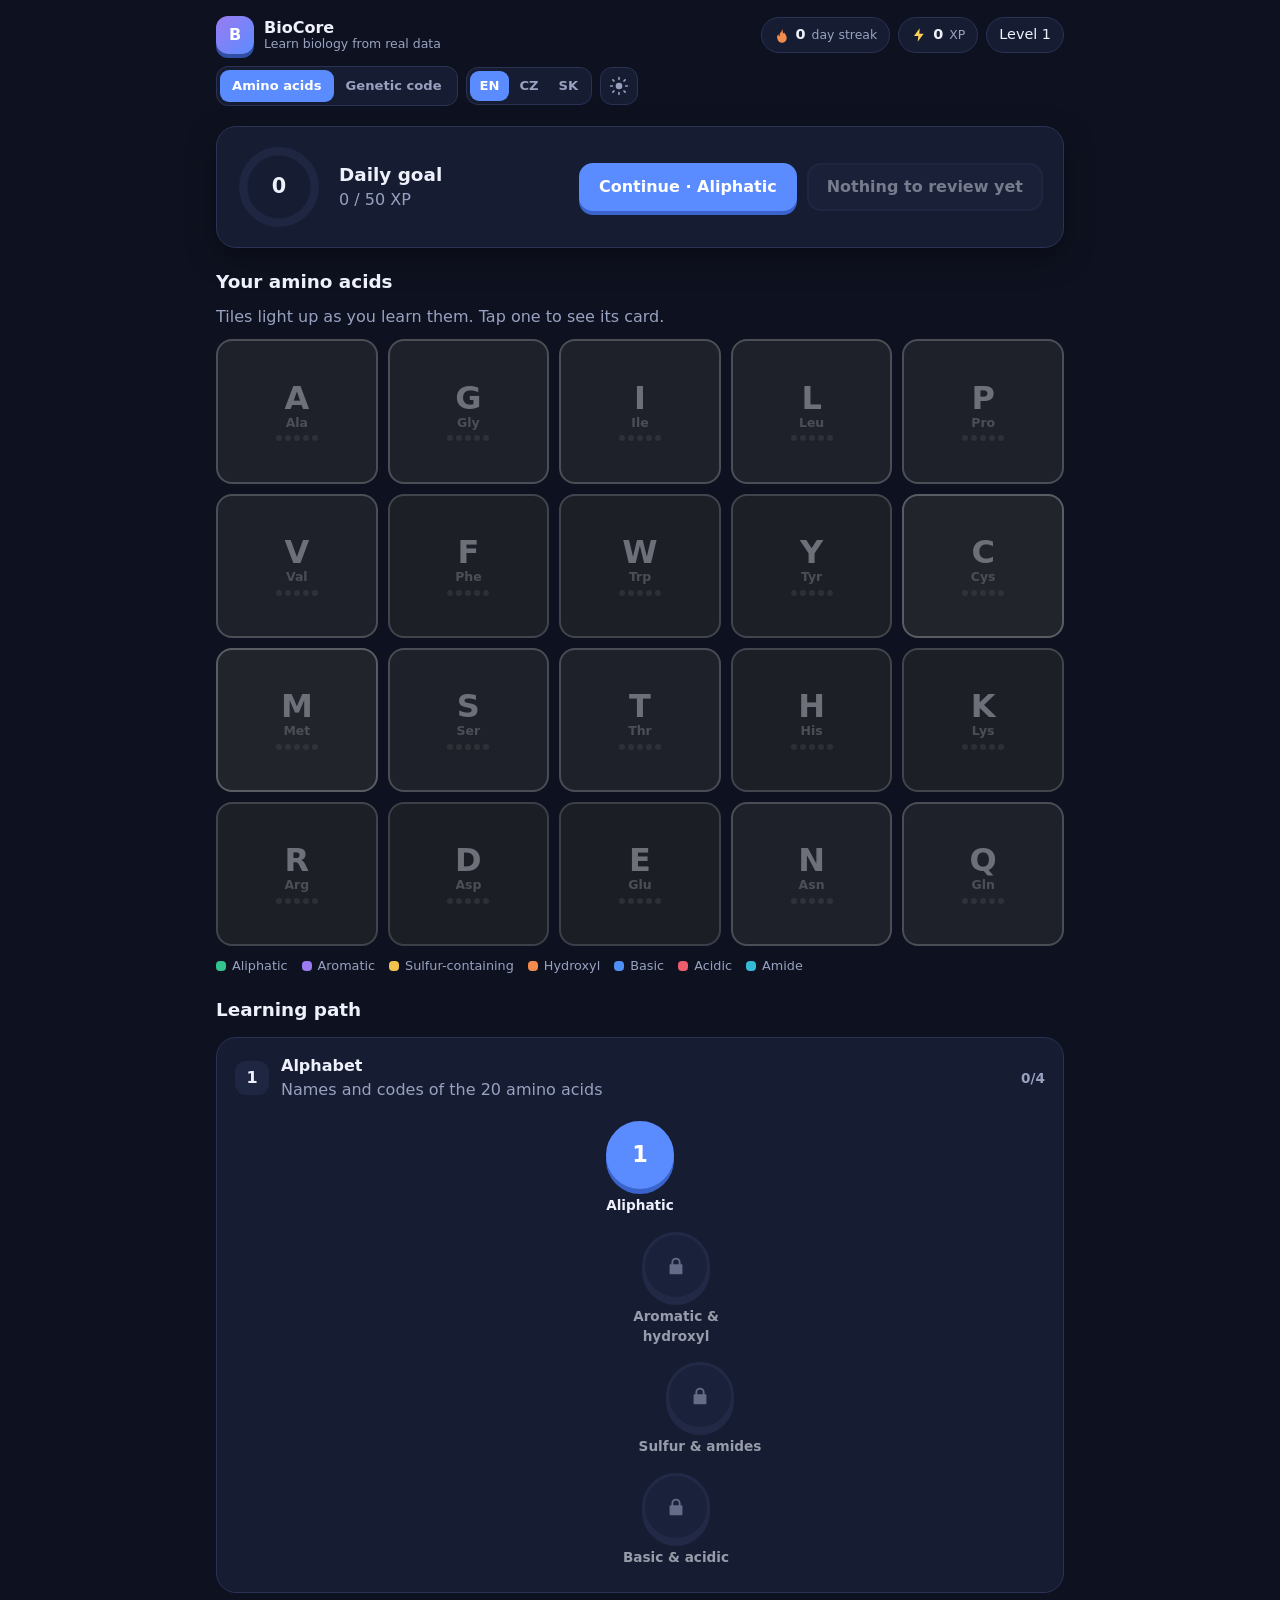
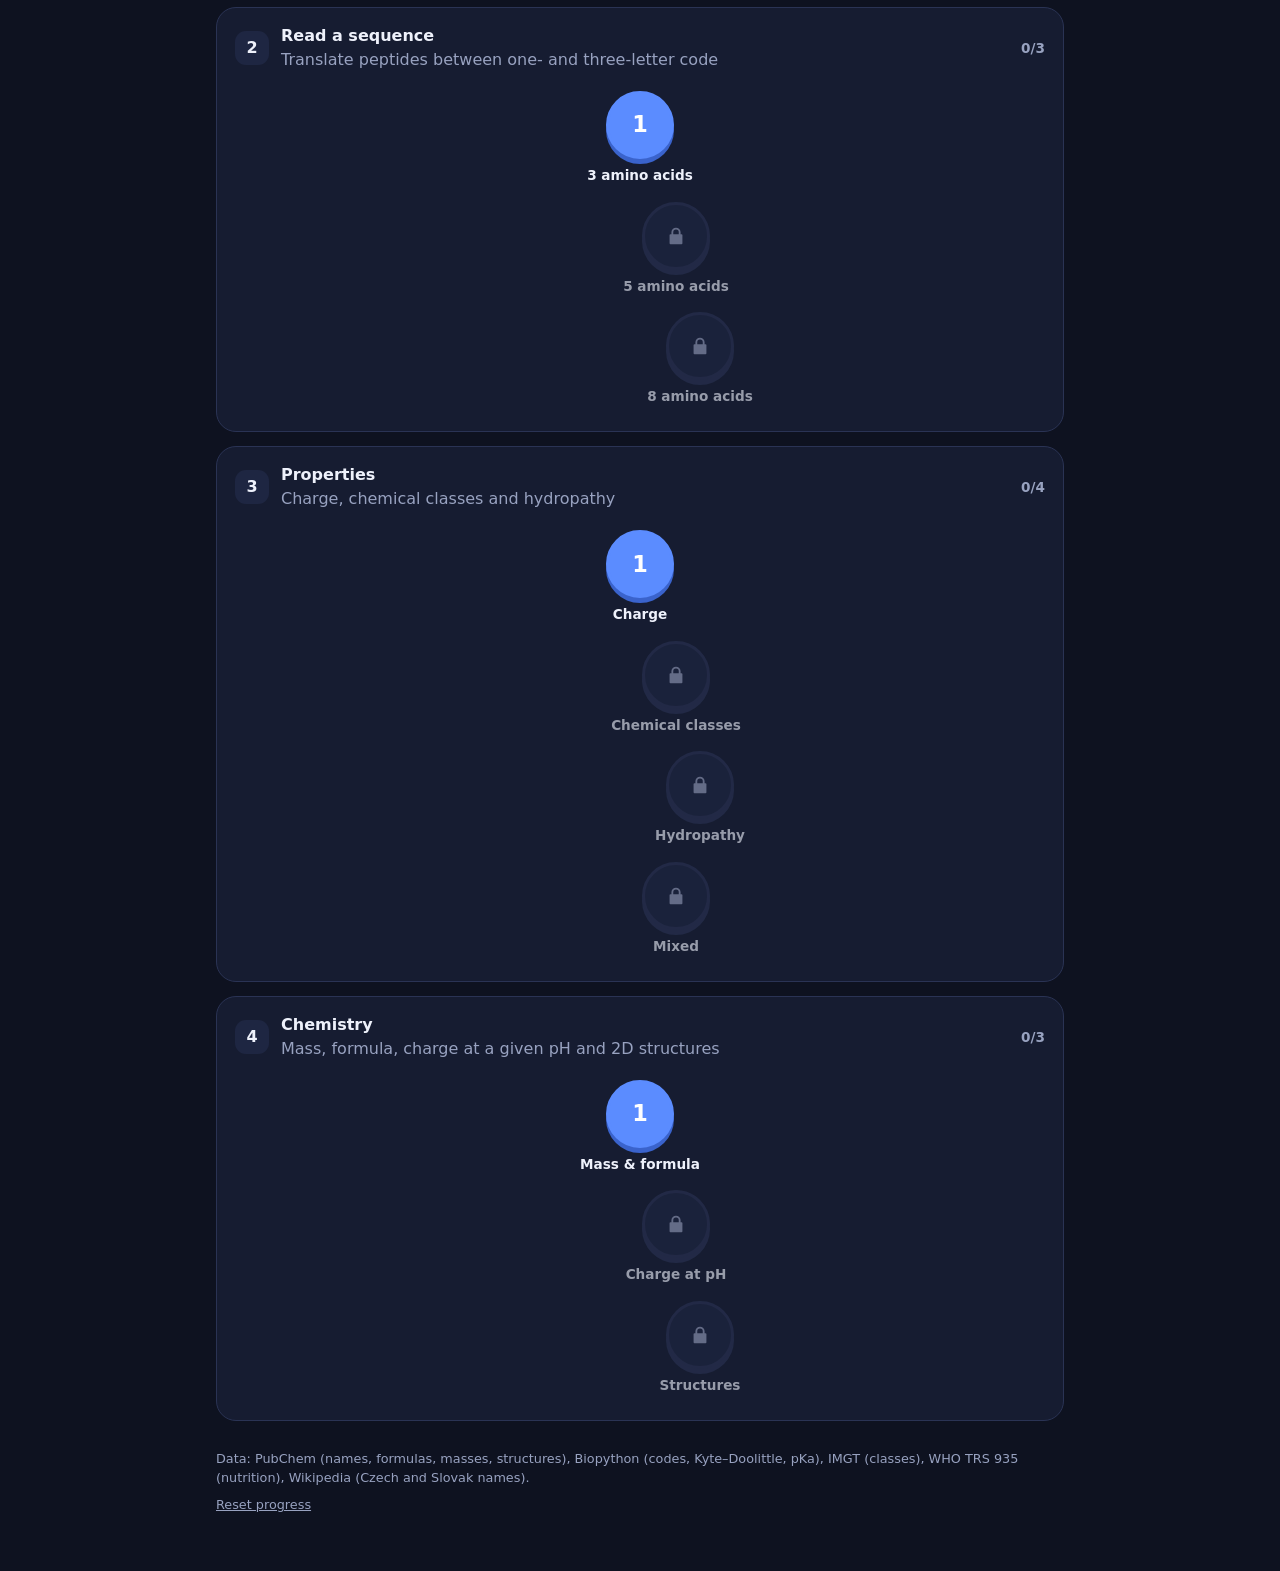
<file: index.html>
<!doctype html>
<html lang="en" data-theme="dark">
<head>
<meta charset="utf-8">
<meta name="viewport" content="width=device-width, initial-scale=1">
<title>BioCore</title>
<link rel="stylesheet" href="css/style.css">
</head>
<body>
<div id="app"></div>
<script src="js/vendor/smiles-drawer.min.js"></script>
<script type="module" src="js/app.js"></script>
</body>
</html>
</file>
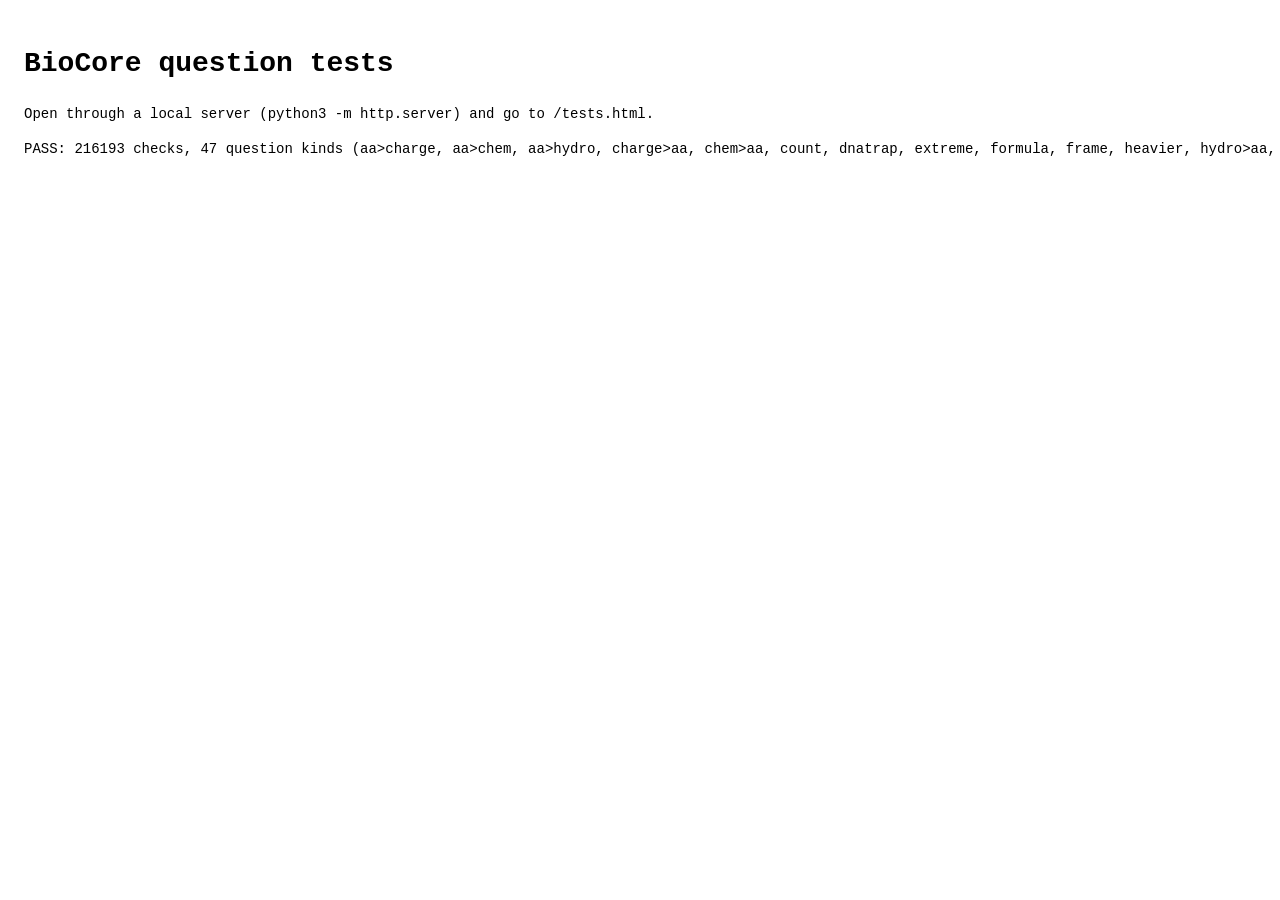
<file: tests.html>
<!doctype html>
<html lang="en">
<head>
<meta charset="utf-8">
<title>BioCore tests</title>
<style>body { font: 14px/1.5 ui-monospace, Menlo, monospace; padding: 16px; } .fail { color: #c00; }</style>
</head>
<body>
<h1>BioCore question tests</h1>
<p>Open through a local server (python3 -m http.server) and go to /tests.html.</p>
<pre id="out">running…</pre>
<script type="module" src="js/tests.js"></script>
</body>
</html>
</file>
<file: css/style.css>
:root, :root[data-theme="dark"] {
  --bg: #0e1220; --surface: #161c31; --surface-2: #1e2642; --line: #2a3354;
  --text: #eef1fb; --muted: #98a2c0;
  --primary: #5b8cff; --primary-d: #3a63cc; --on-primary: #fff;
  --good: #3ddc97; --good-bg: #123a2c; --bad: #ff6b7a; --bad-bg: #40202a; --bad-d: #c94457; --gold: #ffcf5c;
  --c-aliphatic: #34c38f; --c-aromatic: #9b7bf2; --c-sulfur: #f2c14e; --c-hydroxyl: #f28b4e;
  --c-basic: #4f8ff7; --c-acidic: #ee5d6c; --c-amide: #35b9d6;
  --shadow: 0 10px 30px rgba(0, 0, 0, .35);
}
:root[data-theme="light"] {
  --bg: #f3f5fb; --surface: #ffffff; --surface-2: #eceff9; --line: #dde2f0;
  --text: #1a2038; --muted: #5d6785;
  --primary: #3d6df2; --primary-d: #2548b8;
  --good: #1a9d64; --good-bg: #dcf6ea; --bad: #d8394d; --bad-bg: #fde4e8; --bad-d: #a82a3b; --gold: #e0a100;
  --c-aliphatic: #1fa874; --c-aromatic: #7a55e0; --c-sulfur: #d49a00; --c-hydroxyl: #e0702a;
  --c-basic: #2f6fe0; --c-acidic: #d8394d; --c-amide: #16a0c0;
  --shadow: 0 10px 30px rgba(30, 40, 90, .12);
}

* { box-sizing: border-box; }
html { color-scheme: dark light; }
body {
  margin: 0; background: var(--bg); color: var(--text);
  font: 16px/1.5 Inter, system-ui, -apple-system, "Segoe UI", Roboto, sans-serif;
  -webkit-font-smoothing: antialiased;
}
h1, h2, p { margin: 0; }
h2 { font-size: 1.15rem; }
button, input { font: inherit; color: inherit; }
button { cursor: pointer; }
button:disabled { cursor: default; }
.muted { color: var(--muted); }
.icon { display: inline-flex; vertical-align: middle; }
:focus-visible { outline: 3px solid color-mix(in srgb, var(--primary) 60%, transparent); outline-offset: 2px; }

/* ---- layout ------------------------------------------------------------------------------ */
.page { max-width: 880px; margin: 0 auto; padding: 16px 16px 56px; display: grid; gap: 20px; }
.top { display: flex; align-items: center; gap: 12px; flex-wrap: wrap; justify-content: space-between; }
.brand { display: flex; align-items: center; gap: 10px; }
.brand > div { display: grid; line-height: 1.2; }
.brand .muted { font-size: .78rem; }
.logo {
  width: 38px; height: 38px; border-radius: 12px; display: grid; place-items: center; font-weight: 800; color: #fff;
  background: linear-gradient(135deg, var(--c-aromatic), var(--primary)); box-shadow: 0 4px 0 color-mix(in srgb, var(--primary-d) 80%, #000);
}
.chips { display: flex; gap: 8px; flex-wrap: wrap; }
.chip {
  display: inline-flex; align-items: center; gap: 6px; padding: 6px 12px; border-radius: 999px;
  background: var(--surface); border: 1px solid var(--line); font-size: .9rem;
}
.chip.flame .icon { color: var(--c-hydroxyl); }
.chip.bolt .icon { color: var(--gold); }
.chip .muted { font-size: .78rem; }
.tools { display: flex; gap: 8px; align-items: center; }
.seg { display: inline-flex; background: var(--surface); border: 1px solid var(--line); border-radius: 12px; padding: 3px; }
.seg button { border: 0; background: none; padding: 5px 10px; border-radius: 9px; font-size: .82rem; font-weight: 700; color: var(--muted); }
.seg button.on { background: var(--primary); color: var(--on-primary); }
.icon-btn {
  width: 38px; height: 38px; display: grid; place-items: center; border-radius: 12px;
  background: var(--surface); border: 1px solid var(--line); color: var(--muted);
}
.icon-btn:hover { color: var(--text); }

.card, .unit, .sheet { background: var(--surface); border: 1px solid var(--line); border-radius: 20px; }
.block { display: grid; gap: 10px; }

/* ---- buttons ----------------------------------------------------------------------------- */
.btn {
  border: 2px solid var(--line); border-radius: 14px; padding: 10px 18px; font-weight: 700; background: var(--surface-2);
  box-shadow: 0 4px 0 var(--line); transition: transform .08s, box-shadow .08s;
}
.btn:active:not(:disabled) { transform: translateY(3px); box-shadow: 0 1px 0 var(--line); }
.btn.primary { background: var(--primary); border-color: var(--primary); color: var(--on-primary); box-shadow: 0 4px 0 var(--primary-d); }
.btn.primary:active:not(:disabled) { box-shadow: 0 1px 0 var(--primary-d); }
.btn.danger { background: var(--bad); border-color: var(--bad); color: #fff; box-shadow: 0 4px 0 var(--bad-d); }
.btn:disabled { opacity: .45; box-shadow: none; transform: none; }
.btn.big { padding: 13px 28px; font-size: 1.05rem; }
.link { background: none; border: 0; color: var(--muted); text-decoration: underline; padding: 0; }

/* ---- daily goal ---------------------------------------------------------------------------- */
.goal { display: flex; align-items: center; gap: 18px; padding: 18px 20px; flex-wrap: wrap; box-shadow: var(--shadow); }
.ring { position: relative; width: 84px; height: 84px; display: grid; place-items: center; }
.ring svg { position: absolute; inset: 0; }
.ring .track { fill: none; stroke: var(--surface-2); stroke-width: 8; }
.ring .fill { fill: none; stroke: var(--good); stroke-width: 8; stroke-linecap: round; transition: stroke-dashoffset .6s; }
.ring b { font-size: 1.3rem; }
.goal-text { flex: 1; min-width: 120px; }
.goal-actions { display: flex; gap: 10px; flex-wrap: wrap; }

/* ---- amino acid tiles ------------------------------------------------------------------------ */
.tiles { display: grid; grid-template-columns: repeat(5, 1fr); gap: 10px; }
.tile {
  position: relative; aspect-ratio: 1.12; border-radius: 16px; border: 2px solid var(--c);
  background: color-mix(in srgb, var(--c) 20%, var(--surface)); display: grid; place-items: center; align-content: center; gap: 0;
  padding: 6px 4px; transition: transform .12s, filter .3s, opacity .3s;
}
.tile:hover { transform: translateY(-3px); }
.tile.dim { filter: grayscale(1); opacity: .42; }
.tile.dim:hover { opacity: .75; }
.tl-one { font-size: clamp(1.4rem, 5vw, 2rem); font-weight: 800; line-height: 1; }
.tl-three { font-size: .78rem; color: var(--muted); font-weight: 600; }
.due { position: absolute; top: 7px; right: 7px; width: 9px; height: 9px; border-radius: 50%; background: var(--gold); box-shadow: 0 0 0 3px color-mix(in srgb, var(--gold) 30%, transparent); }
.pips { display: inline-flex; gap: 3px; margin-top: 3px; }
.pips i { width: 6px; height: 6px; border-radius: 50%; background: color-mix(in srgb, var(--muted) 35%, transparent); }
.pips i.on { background: var(--good); }
.legend { display: flex; gap: 8px 14px; flex-wrap: wrap; font-size: .8rem; color: var(--muted); }
.key { display: inline-flex; align-items: center; gap: 6px; }
.key i { width: 10px; height: 10px; border-radius: 4px; background: var(--c); }

/* ---- learning path --------------------------------------------------------------------------- */
.unit { padding: 16px 18px 24px; margin-top: 4px; }
.unit-head { display: flex; align-items: center; gap: 12px; }
.unit-head > div { flex: 1; }
.unit-n { width: 34px; height: 34px; border-radius: 11px; display: grid; place-items: center; font-weight: 800; background: var(--surface-2); }
.unit-count { color: var(--muted); font-size: .85rem; font-weight: 700; }
.nodes { display: grid; justify-items: center; gap: 14px; margin-top: 18px; }
.node {
  background: none; border: 0; display: grid; justify-items: center; gap: 6px; transform: translateX(var(--off, 0));
}
.circle {
  width: 68px; height: 68px; border-radius: 50%; display: grid; place-items: center; font-size: 1.4rem; font-weight: 800;
  border: 3px solid var(--line); background: var(--surface-2); color: var(--muted); box-shadow: 0 5px 0 var(--line);
  transition: transform .1s, box-shadow .1s;
}
.node.open .circle { background: var(--primary); border-color: var(--primary); color: #fff; box-shadow: 0 5px 0 var(--primary-d); }
.node.done .circle { background: var(--good); border-color: var(--good); color: #fff; box-shadow: 0 5px 0 color-mix(in srgb, var(--good) 60%, #000); }
.node.next .circle { animation: bob 1.6s ease-in-out infinite; }
.node.open:active .circle, .node.done:active .circle { transform: translateY(4px); box-shadow: 0 1px 0 var(--primary-d); }
.node.locked { opacity: .6; }
.nlabel { font-size: .85rem; font-weight: 600; max-width: 150px; text-align: center; }
.stars { display: inline-flex; gap: 2px; color: color-mix(in srgb, var(--muted) 40%, transparent); }
.stars .on { color: var(--gold); }
@keyframes bob { 50% { transform: translateY(-5px); } }

.foot { display: grid; gap: 8px; justify-items: start; font-size: .8rem; margin-top: 8px; }

/* ---- amino acid card (modal) --------------------------------------------------------------------- */
.overlay { position: fixed; inset: 0; background: rgba(5, 8, 18, .6); backdrop-filter: blur(4px); display: grid; place-items: center; padding: 16px; z-index: 10; }
.sheet { position: relative; width: min(460px, 100%); max-height: 92vh; overflow: auto; padding: 22px; display: grid; gap: 14px; box-shadow: var(--shadow); }
.sheet .close { position: absolute; top: 12px; right: 12px; }
.sheet-head { display: flex; align-items: center; gap: 14px; padding-right: 44px; }
.badge {
  width: 62px; height: 62px; border-radius: 18px; display: grid; place-items: center; font-size: 2rem; font-weight: 800; color: #fff;
  background: var(--c); box-shadow: 0 5px 0 color-mix(in srgb, var(--c) 60%, #000);
}
.structure-host { min-height: 150px; display: grid; place-items: center; border-radius: 16px; background: var(--bg); border: 1px solid var(--line); padding: 6px; color: var(--muted); font-size: .8rem; word-break: break-all; }
.structure-host svg { width: 100%; max-width: 380px; height: auto; }
.kvs { display: grid; grid-template-columns: 1fr 1fr; gap: 8px; }
.kv { display: flex; justify-content: space-between; gap: 8px; align-items: center; padding: 8px 12px; border-radius: 12px; background: var(--surface-2); font-size: .88rem; }
.kvs .kv { flex-direction: column; align-items: flex-start; gap: 0; }
.pubchem { color: var(--primary); font-size: .85rem; }

/* ---- lesson ------------------------------------------------------------------------------------------ */
.lesson { min-height: 100vh; display: grid; grid-template-rows: auto 1fr auto; max-width: 720px; margin: 0 auto; }
.ltop { display: flex; align-items: center; gap: 14px; padding: 16px 16px 6px; }
.bar { flex: 1; height: 14px; border-radius: 999px; background: var(--surface-2); overflow: hidden; }
.bar i { display: block; height: 100%; background: var(--good); border-radius: 999px; transition: width .4s; }
.lmain { padding: 16px 16px 32px; display: grid; gap: 22px; align-content: start; }
.q-head { display: grid; gap: 10px; }
.q-prompt { font-size: 1.25rem; font-weight: 700; }
.q-big {
  justify-self: start; padding: 14px 22px; border-radius: 18px; background: var(--surface); border: 2px solid var(--line); font-weight: 800;
  box-shadow: 0 4px 0 var(--line); max-width: 100%; overflow-wrap: anywhere;
}
.q-big.word { font-size: 1.8rem; }
.q-big.code { font-size: 2.4rem; font-family: ui-monospace, "SF Mono", Menlo, monospace; }
.q-big.seq { font-size: 1.6rem; font-family: ui-monospace, "SF Mono", Menlo, monospace; letter-spacing: .08em; }
.q-structure { min-height: 200px; }
.opts { display: grid; gap: 12px; }
.opts.n4 { grid-template-columns: 1fr 1fr; }
/* long answer texts (e.g. the consequences of a wobble mutation) need the full width to stay readable */
.opts.wide { grid-template-columns: 1fr; }
.opt {
  position: relative; text-align: left; padding: 14px 16px 14px 44px; border-radius: 16px; background: var(--surface);
  border: 2px solid var(--line); box-shadow: 0 4px 0 var(--line); font-weight: 600; font-size: 1.05rem; transition: transform .08s, box-shadow .08s;
}
.opt.code { font-family: ui-monospace, "SF Mono", Menlo, monospace; font-size: 1.25rem; }
.opt.seq { font-family: ui-monospace, "SF Mono", Menlo, monospace; font-size: 1rem; letter-spacing: .05em; }
.opt:hover:not(:disabled) { border-color: var(--primary); }
.opt.sel { border-color: var(--primary); background: color-mix(in srgb, var(--primary) 16%, var(--surface)); box-shadow: 0 4px 0 var(--primary-d); }
.opt.good { border-color: var(--good); background: var(--good-bg); box-shadow: 0 4px 0 color-mix(in srgb, var(--good) 60%, #000); }
.opt.bad { border-color: var(--bad); background: var(--bad-bg); box-shadow: 0 4px 0 var(--bad-d); animation: shake .35s; }
.opt:disabled { color: inherit; }
.key-hint {
  position: absolute; left: 12px; top: 50%; transform: translateY(-50%); width: 22px; height: 22px; border-radius: 7px; display: grid; place-items: center;
  font-size: .72rem; font-weight: 700; color: var(--muted); border: 1.5px solid var(--line);
}
.opt.match { padding-left: 16px; }
.matchgrid { display: grid; grid-template-columns: 1fr 1fr; gap: 16px; }
.matchgrid > div { display: grid; gap: 12px; align-content: start; }
.typebox { display: grid; }
.answer {
  width: 100%; padding: 16px 18px; border-radius: 16px; background: var(--surface); border: 2px solid var(--line); font-size: 1.3rem;
  box-shadow: 0 4px 0 var(--line);
}
.answer.single { max-width: 130px; justify-self: center; text-align: center; font-size: 2.6rem; font-weight: 800; padding: 10px 0; font-family: ui-monospace, "SF Mono", Menlo, monospace; text-transform: uppercase; }
.answer.single::placeholder { color: var(--muted); opacity: .5; }
.typebox { gap: 18px; }
.pad { display: none; }
.padkey {
  min-height: 48px; border-radius: 12px; border: 2px solid var(--line); background: var(--surface); box-shadow: 0 3px 0 var(--line);
  font-weight: 800; font-size: 1.1rem; font-family: ui-monospace, "SF Mono", Menlo, monospace;
}
.padkey:active { transform: translateY(2px); box-shadow: 0 1px 0 var(--line); }
.hint { margin-right: auto; }
@media (pointer: coarse) { .pad { display: grid; grid-template-columns: repeat(5, 1fr); gap: 8px; } }
.answer:focus { outline: none; border-color: var(--primary); }
.answer.good { border-color: var(--good); background: var(--good-bg); }
.answer.bad { border-color: var(--bad); background: var(--bad-bg); animation: shake .35s; }
@keyframes shake { 25% { transform: translateX(-6px); } 75% { transform: translateX(6px); } }

.lfoot { padding: 16px; border-top: 2px solid var(--line); display: flex; flex-wrap: wrap; justify-content: flex-end; align-items: flex-end; gap: 12px 16px; min-height: 92px; }
.lfoot.good { background: var(--good-bg); border-color: var(--good); color: var(--good); }
.lfoot.bad { background: var(--bad-bg); border-color: var(--bad); color: var(--bad); }
.lfoot .fb { flex: 1 1 320px; min-width: 0; display: grid; gap: 4px; }
.fb-title { display: flex; align-items: center; gap: 8px; font-size: 1.2rem; font-weight: 800; }
.fb-answer { font-weight: 700; }
/* the explanation is shown after every answer, right or wrong: it is what the lesson is really about */
.fb-explain { display: grid; gap: 2px; color: var(--text); font-size: .92rem; }
.fb-why { text-transform: uppercase; letter-spacing: .06em; font-size: .72rem; opacity: .7; }
.fb-text { white-space: pre-line; line-height: 1.5; max-width: 66ch; }

/* ---- result ---------------------------------------------------------------------------------------------- */
.result { min-height: 100vh; display: grid; place-content: center; justify-items: center; gap: 22px; padding: 24px; text-align: center; }
.trophy { display: flex; gap: 6px; color: color-mix(in srgb, var(--muted) 35%, transparent); }
.trophy .on { color: var(--gold); animation: pop .5s both; }
.trophy span:nth-child(2) { margin-top: -14px; }
.trophy .on:nth-child(2) { animation-delay: .15s; }
.trophy .on:nth-child(3) { animation-delay: .3s; }
@keyframes pop { 0% { transform: scale(0) rotate(-30deg); } 70% { transform: scale(1.25); } 100% { transform: scale(1); } }
.result-stats { display: flex; gap: 14px; }
.result-stats > div { display: grid; gap: 2px; padding: 14px 20px; min-width: 104px; border-radius: 16px; background: var(--surface); border: 1px solid var(--line); }
.result-stats b { font-size: 1.6rem; }
.result-stats .muted { font-size: .8rem; }
.result-actions { display: flex; gap: 12px; flex-wrap: wrap; justify-content: center; }

/* ---- modules & tool cards ------------------------------------------------------------------- */
.seg.mods button { padding: 6px 12px; }
.toolbar { display: flex; align-items: center; gap: 10px; }
.toolbar > div { display: grid; line-height: 1.25; }
.toolbar .muted { font-size: .78rem; }

.toolcards { display: grid; grid-template-columns: 1fr 1fr; gap: 12px; }
.toolcard {
  display: flex; gap: 12px; align-items: flex-start; text-align: left; padding: 16px; border-radius: 18px;
  background: var(--surface); border: 2px solid var(--line); box-shadow: 0 4px 0 var(--line);
}
.toolcard:hover { border-color: var(--primary); }
.toolcard:active { transform: translateY(3px); box-shadow: 0 1px 0 var(--line); }
.toolcard > div { display: grid; gap: 3px; }
.toolcard .muted { font-size: .84rem; font-weight: 500; }
.toolcard-icon { color: var(--primary); display: inline-flex; margin-top: 2px; }

/* ---- codon wheel ----------------------------------------------------------------------------- */
.readout {
  display: flex; align-items: center; gap: 14px; flex-wrap: wrap; padding: 12px 18px;
  border-radius: 18px; background: var(--surface); border: 1px solid var(--line);
}
.rd-codon { font: 800 1.7rem/1 ui-monospace, "SF Mono", Menlo, monospace; letter-spacing: .12em; }
.rd-arrow { color: var(--muted); font-size: 1.3rem; }
.rd-aa { display: grid; line-height: 1.2; }
.rd-aa b.stop, .wheel-center b.stop { color: var(--bad); }
.tag {
  margin-left: auto; padding: 4px 10px; border-radius: 999px; font-size: .72rem; font-weight: 700;
  background: color-mix(in srgb, var(--gold) 22%, transparent); color: var(--gold);
}
.wheel { --u: min(340px, 84vw); position: relative; width: var(--u); aspect-ratio: 1; margin: 10px auto; }
.wheel .band {
  position: absolute; left: 50%; top: 50%; transform: translate(-50%, -50%);
  border: 1.5px dashed var(--line); border-radius: 50%;
}
.wheel .base {
  position: absolute; left: 50%; top: 50%; width: calc(var(--u) * .13); height: calc(var(--u) * .13);
  margin: calc(var(--u) * -.065) 0 0 calc(var(--u) * -.065);
  display: grid; place-items: center; border-radius: 50%; font-weight: 800; font-size: calc(var(--u) * .055);
  background: var(--surface-2); border: 2px solid var(--line); color: var(--text);
  transform: rotate(calc(var(--i) * 90deg)) translateY(calc(var(--r) * var(--u) * -1)) rotate(calc(var(--i) * -90deg));
}
.wheel .base.on { background: var(--primary); border-color: var(--primary); color: var(--on-primary); }
.wheel-center {
  position: absolute; left: 50%; top: 50%; transform: translate(-50%, -50%); width: 24%; aspect-ratio: 1;
  display: grid; place-items: center; border-radius: 50%; background: var(--surface); border: 2px solid var(--line);
  font-size: calc(var(--u) * .07); font-weight: 800;
}
.center { text-align: center; }
.aapick { display: flex; flex-wrap: wrap; gap: 6px; justify-content: center; }
.aa-chip {
  width: 36px; height: 36px; border-radius: 10px; background: var(--surface); border: 2px solid var(--line);
  font-weight: 800; font-family: ui-monospace, "SF Mono", Menlo, monospace;
}
.aa-chip.on { background: var(--primary); border-color: var(--primary); color: var(--on-primary); }
.codonlist { display: grid; gap: 8px; justify-items: center; }
.codonchips { display: flex; flex-wrap: wrap; gap: 6px; justify-content: center; }
.codonchip {
  padding: 6px 12px; border-radius: 10px; background: var(--surface); border: 2px solid var(--line);
  font-family: ui-monospace, "SF Mono", Menlo, monospace; font-weight: 700; letter-spacing: .06em;
}
.codonchip.on { border-color: var(--primary); color: var(--primary); }


/* ---- translate & mutate (3 reading frames) --------------------------------------------------- */
.tiers { display: grid; gap: 10px; }
.tier { display: grid; gap: 6px; padding: 10px 12px; background: var(--surface); border: 1px solid var(--line); border-radius: 16px; }
.tier.on { border-color: var(--good); box-shadow: 0 0 0 2px color-mix(in srgb, var(--good) 30%, transparent); }
.tier-head { display: flex; align-items: center; gap: 8px; font-size: .82rem; }
.tier-head b { color: var(--muted); }
.tier-head .state { margin-left: auto; display: inline-flex; align-items: center; gap: 5px; color: var(--good); font-weight: 700; }
.seq-row { font-family: ui-monospace, "SF Mono", Menlo, monospace; font-size: .8rem; line-height: 2.1; }
.codon { display: inline-flex; flex-direction: column; align-items: center; padding: 0 1px; margin: 1px; border-radius: 8px; }
.codon .nts { display: inline-flex; }
.codon .aa { font-size: .62rem; line-height: 1; color: var(--muted); }
.nt { border: 0; background: none; padding: 0; color: inherit; font: inherit; border-radius: 3px; }
.nt:hover { background: color-mix(in srgb, var(--primary) 35%, transparent); }
.codon.start { background: color-mix(in srgb, var(--gold) 22%, transparent); }
.codon.start .aa, .codon.start .nt { color: var(--gold); }
.codon.stop { background: var(--bad-bg); }
.codon.stop .aa { color: var(--bad); font-weight: 700; }
.codon.premature { box-shadow: 0 0 0 2px var(--bad); }
.prem-tag {
  display: inline-block; vertical-align: middle; margin: 0 4px; padding: 1px 5px; border-radius: 6px;
  font-size: .68rem; font-weight: 800; color: var(--bad); background: var(--bad-bg);
}
.tr-nav, .tr-actions { display: flex; align-items: center; gap: 10px; flex-wrap: wrap; justify-content: space-between; }
.tr-actions { justify-content: flex-start; }
.tr-nav .btn, .tr-actions .btn { padding: 8px 12px; font-size: .85rem; }
.protein { display: grid; gap: 6px; padding: 12px; background: var(--surface); border: 1px solid var(--line); border-radius: 16px; }
.prot-head { display: flex; justify-content: space-between; gap: 10px; font-size: .85rem; }
.chip.bad { border-color: var(--bad); color: var(--bad); font-weight: 700; }
.prot-seq { font-family: ui-monospace, "SF Mono", Menlo, monospace; font-size: .8rem; line-height: 1.7; word-break: break-all; color: var(--muted); }

@media (max-width: 560px) {
  .toolcards { grid-template-columns: 1fr; }
  .toolcard { padding: 12px; }
}


@media (max-width: 560px) {
  .tiles { grid-template-columns: repeat(4, 1fr); gap: 8px; }
  .opts.n4 { grid-template-columns: 1fr; }
  .matchgrid { gap: 10px; }
  .goal-actions .btn { flex: 1; }
  .kvs { grid-template-columns: 1fr; }
}
@media (prefers-reduced-motion: reduce) {
  * { animation: none !important; transition: none !important; }
}
</file>
